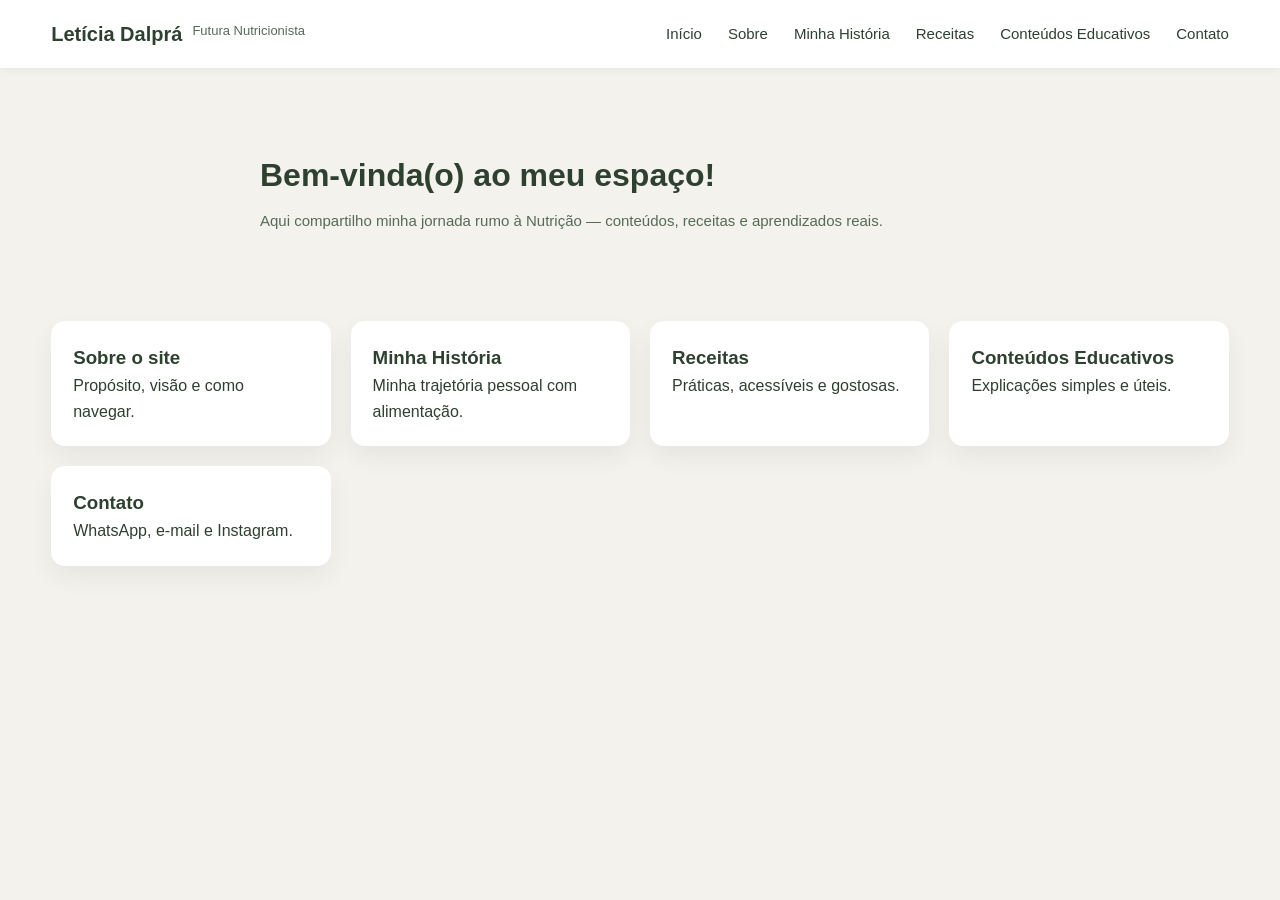
<file: index.html>
<!DOCTYPE html>
<html lang="pt-BR">
<head>
  <meta charset="UTF-8">
  <meta name="viewport" content="width=device-width, initial-scale=1.0">
  <title>Letícia Dalprá — Futura Nutricionista</title>
  <link rel="stylesheet" href="style.css">
</head>

<body>
<header class="site-header">
  <div class="container header-inner">
    <div class="brand">
      <h1>Letícia Dalprá</h1>
      <div class="micro">Futura Nutricionista</div>
    </div>

    <nav class="main-nav">
      <ul>
        <li><a href="index.html">Início</a></li>
        <li><a href="sobre.html">Sobre</a></li>
        <li><a href="historia.html">Minha História</a></li>
        <li><a href="receitas.html">Receitas</a></li>
        <li><a href="conteudos.html">Conteúdos Educativos</a></li>
        <li><a href="contato.html">Contato</a></li>
      </ul>
    </nav>
  </div>
</header>

<section class="hero-pro">
  <div class="container hero-pro-inner single-col fade-in">
      <h1 class="hero-pro-nome">Bem-vinda(o) ao meu espaço!</h1>
      <p class="hero-pro-desc">
        Aqui compartilho minha jornada rumo à Nutrição — conteúdos, receitas e aprendizados reais.
      </p>
  </div>
</section>

<section class="index-cards container">
  <div class="index-cards-grid">

    <a href="sobre.html" class="index-card">
      <h3>Sobre o site</h3>
      <p>Propósito, visão e como navegar.</p>
    </a>

    <a href="historia.html" class="index-card">
      <h3>Minha História</h3>
      <p>Minha trajetória pessoal com alimentação.</p>
    </a>

    <a href="receitas.html" class="index-card">
      <h3>Receitas</h3>
      <p>Práticas, acessíveis e gostosas.</p>
    </a>

    <a href="conteudos.html" class="index-card">
      <h3>Conteúdos Educativos</h3>
      <p>Explicações simples e úteis.</p>
    </a>

    <a href="contato.html" class="index-card">
      <h3>Contato</h3>
      <p>WhatsApp, e-mail e Instagram.</p>
    </a>

  </div>
</section>

</body>
</html>
</file>
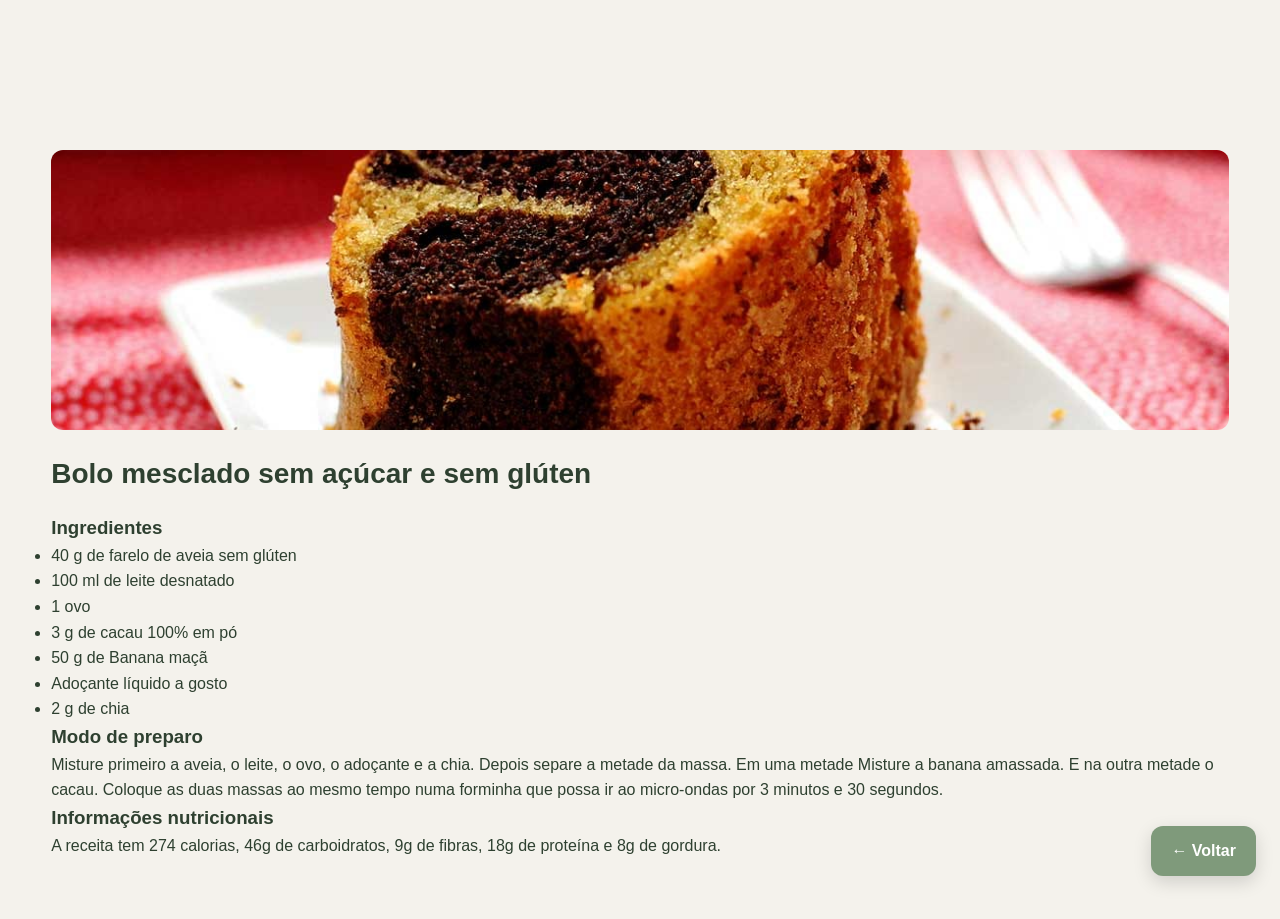
<file: bolo-mesclado.html>
<!doctype html>
<html lang="pt-BR">
<head>
  <meta charset="UTF-8"><meta name="viewport" content="width=device-width, initial-scale=1.0">
  <title>Bolo Mesclado - Receita</title>
  <link rel="stylesheet" href="style.css">
</head>
<body>
<section class="receita-page">
  <div class="container receita-inner">
    <img class="receita-foto fade-in" src="bolo.jpeg" alt="Bolo mesclado sem açúcar e sem glúten">
    <h2 class="receita-title">Bolo mesclado sem açúcar e sem glúten</h2>
    <h3>Ingredientes</h3>
    <ul>
      <li>40 g de farelo de aveia sem glúten</li><li>100 ml de leite desnatado</li>
      <li>1 ovo</li><li>3 g de cacau 100% em pó</li><li>50 g de Banana maçã</li>
      <li>Adoçante líquido a gosto</li><li>2 g de chia</li>
    </ul>
    <h3>Modo de preparo</h3>
    <p>Misture primeiro a aveia, o leite, o ovo, o adoçante e a chia.

Depois separe a metade da massa.

Em uma metade Misture a banana amassada. E na outra metade o cacau.

Coloque as duas massas ao mesmo tempo numa forminha que possa ir ao micro-ondas por 3 minutos e 30 segundos.</p>
     </ul>
     <h3>Informações nutricionais</h3>
     <p> A receita tem 274 calorias, 46g de carboidratos, 9g de fibras, 18g de proteína e 8g de gordura.</p>
    <a href="receitas.html" class="btn-voltar">← Voltar</a>
  </div>
</section>
<script>
  if(localStorage.getItem('darkMode') === 'true'){ document.documentElement.classList.add('dark'); }
</script>
</body>

</html>
</file>
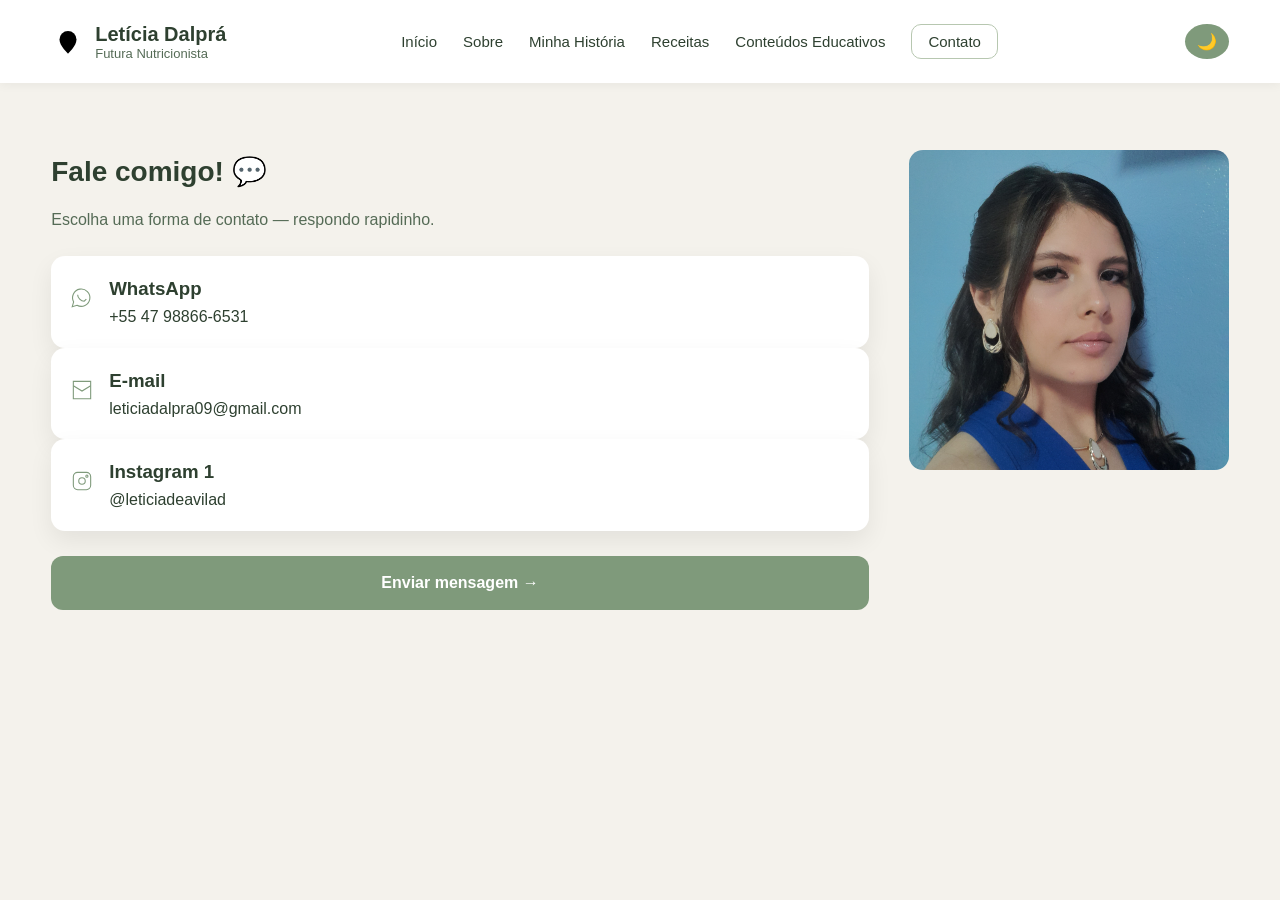
<file: contato.html>
<!doctype html>
<html lang="pt-BR">
<head>
  <meta charset="UTF-8"><meta name="viewport" content="width=device-width, initial-scale=1.0">
  <title>Contato — Letícia Dalprá</title>
  <link rel="stylesheet" href="style.css">
</head>
<body>

<header class="site-header">
  <div class="container header-inner">
    <div class="brand">
      <svg viewBox="0 0 24 24" width="34" height="34"><path d="M12 21s-6-5.5-6-10a6 6 0 0 1 12 0c0 4.5-6 10-6 10z"/></svg>
      <div><h1>Letícia Dalprá</h1><p class="micro">Futura Nutricionista</p></div>
    </div>
    <nav class="main-nav">
      <ul>
        <li><a href="index.html">Início</a></li><li><a href="sobre.html">Sobre</a></li>
        <li><a href="historia.html">Minha História</a></li><li><a href="receitas.html">Receitas</a></li>
        <li><a href="conteudos.html">Conteúdos Educativos</a></li><li><a href="contato.html" class="btn-ghost">Contato</a></li>
      </ul>
    </nav>
    <button id="darkToggle" class="dark-toggle" aria-label="Alternar modo escuro">🌙</button>
  </div>
</header>

<section class="contato-pro">
  <div class="container contato-inner">
    <div class="contato-cards">
      <h2 class="contato-title">Fale comigo! 💬</h2>
      <p class="contato-sub">Escolha uma forma de contato — respondo rapidinho.</p>

      <a href="https://wa.me/554788666531" target="_blank" class="card-click">
        <div class="icon">
          <svg width="26" height="26" viewBox="0 0 24 24" fill="none" stroke="currentColor">
            <path d="M3 20l1.3-4.4a8 8 0 1 1 3.1 3.1L3 20z"/><path d="M8 9c0 3 3 6 6 6l2-2"/>
          </svg>
        </div>
        <div><h3>WhatsApp</h3><p>+55 47 98866-6531</p></div>
      </a>

      <a href="mailto:leticiadalpra09@gmail.com" class="card-click">
        <div class="icon">
          <svg width="26" height="26" viewBox="0 0 24 24" fill="none" stroke="currentColor">
            <path d="M4 4h16v16H4z"/><path d="M4 8l8 5 8-5"/>
          </svg>
        </div>
        <div><h3>E-mail</h3><p>leticiadalpra09@gmail.com</p></div>
      </a>

      <a href="https://instagram.com/leticiadeavilad" target="_blank" class="card-click">
        <div class="icon">
          <svg width="26" height="26" viewBox="0 0 24 24" fill="none" stroke="currentColor">
            <rect x="4" y="4" width="16" height="16" rx="4"/><circle cx="12" cy="12" r="3"/><circle cx="16.5" cy="7.5" r="1"/>
          </svg>
        </div>
        <div><h3>Instagram 1</h3><p>@leticiadeavilad</p></div>
      </a>

      <a href="https://wa.me/554788666531" target="_blank" class="btn-fale">Enviar mensagem →</a>
    </div>

    <div class="contato-foto fade-in"><img src="eu.jpeg" alt="Foto de Letícia"></div>
  </div>
</section>

<script>
  const toggle = document.getElementById('darkToggle');
  if(localStorage.getItem('darkMode') === 'true'){ document.documentElement.classList.add('dark'); }
  toggle.addEventListener('click', () => {
    document.documentElement.classList.toggle('dark');
    localStorage.setItem('darkMode', document.documentElement.classList.contains('dark'));
  });
</script>
</body>

</html>
</file>
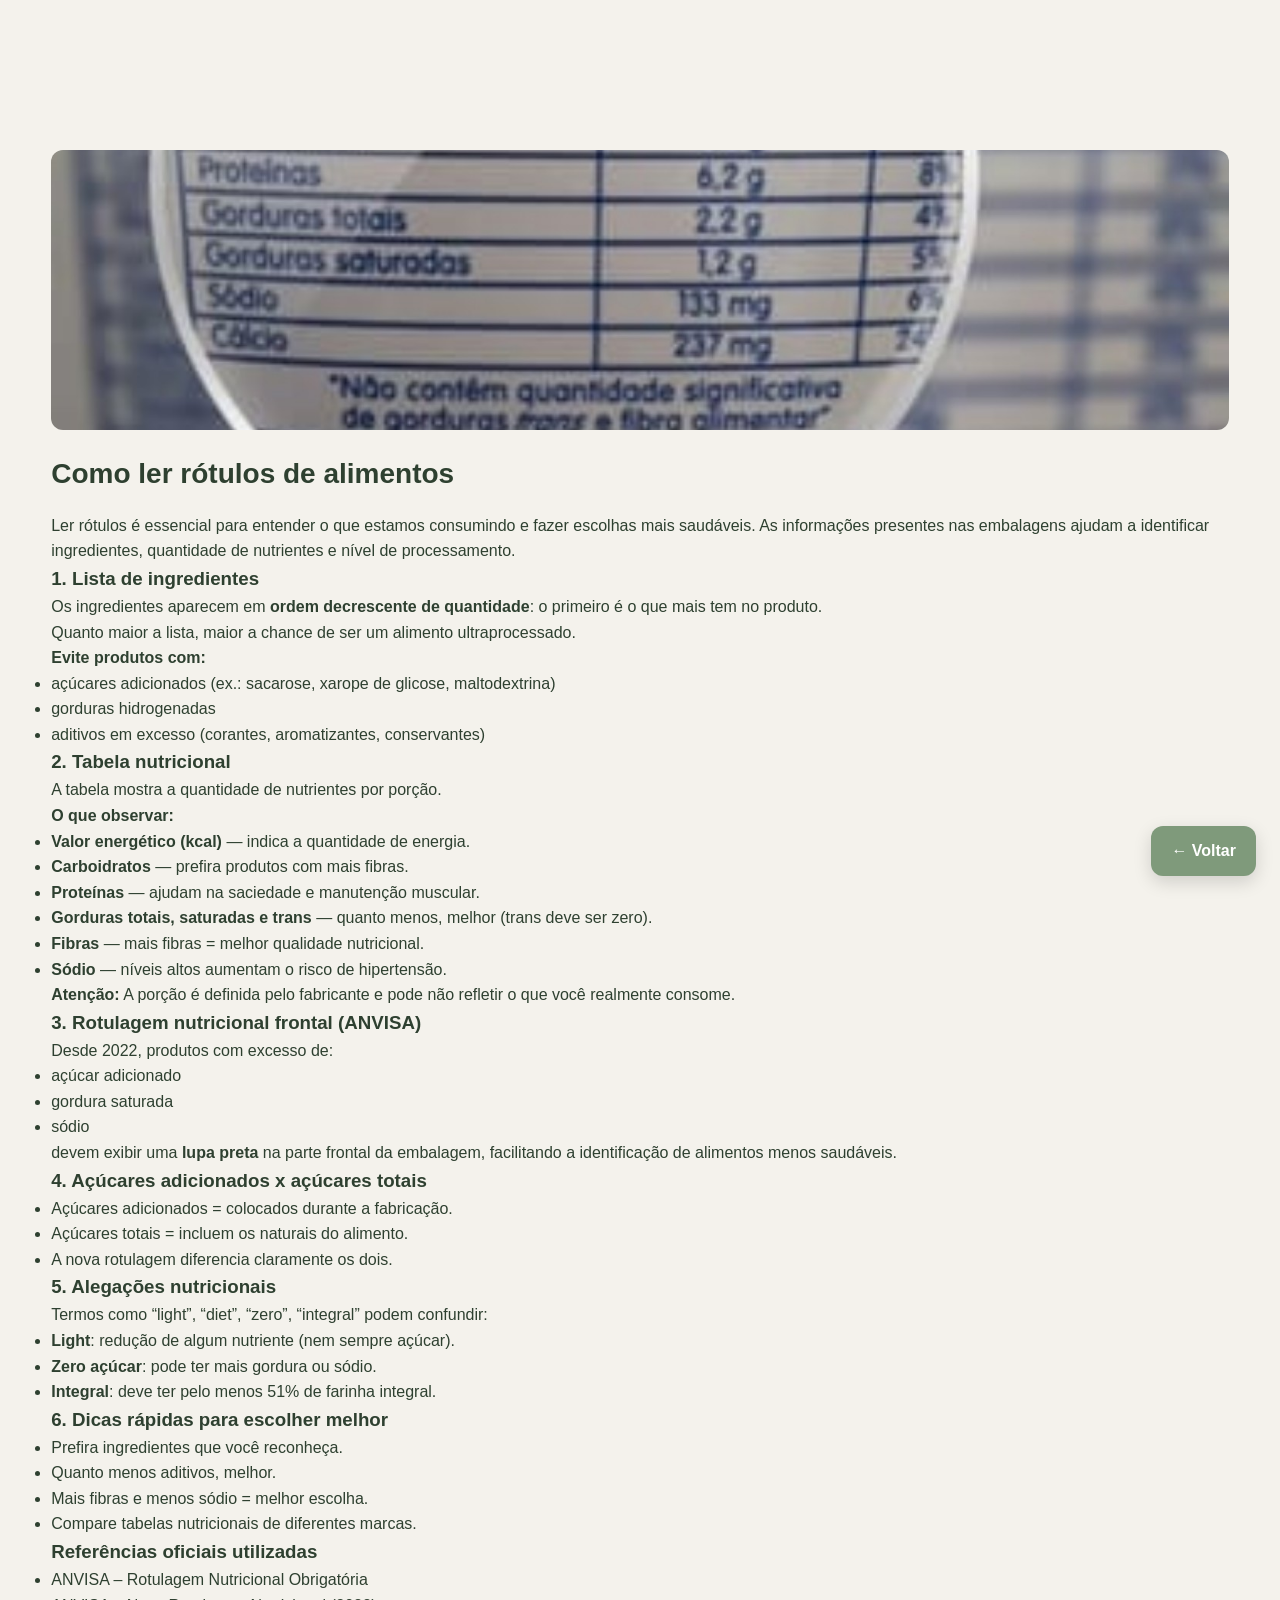
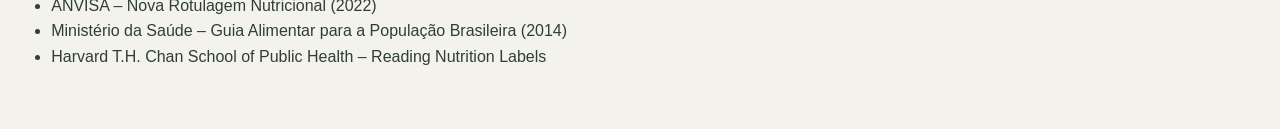
<file: conteudo4.html>
<!doctype html>
<html lang="pt-BR">
<head>
  <meta charset="UTF-8">
  <meta name="viewport" content="width=device-width, initial-scale=1.0">
  <title>Como ler rótulos de alimentos</title>
  <link rel="stylesheet" href="style.css">
</head>

<body>

<section class="receita-page">
  <div class="container receita-inner">

    <!-- FOTO -->
    <img class="receita-foto fade-in" src="conteudo4.jpeg" alt="Como ler rótulos de alimentos">

    <h2 class="receita-title">Como ler rótulos de alimentos</h2>

    <p>Ler rótulos é essencial para entender o que estamos consumindo e fazer escolhas mais saudáveis. As informações presentes nas embalagens ajudam a identificar ingredientes, quantidade de nutrientes e nível de processamento.</p>

    <h3>1. Lista de ingredientes</h3>

    <p>Os ingredientes aparecem em <strong>ordem decrescente de quantidade</strong>: o primeiro é o que mais tem no produto.</p>
    <p>Quanto maior a lista, maior a chance de ser um alimento ultraprocessado.</p>

    <p><strong>Evite produtos com:</strong></p>
    <ul>
      <li>açúcares adicionados (ex.: sacarose, xarope de glicose, maltodextrina)</li>
      <li>gorduras hidrogenadas</li>
      <li>aditivos em excesso (corantes, aromatizantes, conservantes)</li>
    </ul>

    <h3>2. Tabela nutricional</h3>

    <p>A tabela mostra a quantidade de nutrientes por porção.</p>

    <h4>O que observar:</h4>
    <ul>
      <li><strong>Valor energético (kcal)</strong> — indica a quantidade de energia.</li>
      <li><strong>Carboidratos</strong> — prefira produtos com mais fibras.</li>
      <li><strong>Proteínas</strong> — ajudam na saciedade e manutenção muscular.</li>
      <li><strong>Gorduras totais, saturadas e trans</strong> — quanto menos, melhor (trans deve ser zero).</li>
      <li><strong>Fibras</strong> — mais fibras = melhor qualidade nutricional.</li>
      <li><strong>Sódio</strong> — níveis altos aumentam o risco de hipertensão.</li>
    </ul>

    <p><strong>Atenção:</strong> A porção é definida pelo fabricante e pode não refletir o que você realmente consome.</p>

    <h3>3. Rotulagem nutricional frontal (ANVISA)</h3>

    <p>Desde 2022, produtos com excesso de:</p>
    <ul>
      <li>açúcar adicionado</li>
      <li>gordura saturada</li>
      <li>sódio</li>
    </ul>

    <p>devem exibir uma <strong>lupa preta</strong> na parte frontal da embalagem, facilitando a identificação de alimentos menos saudáveis.</p>

    <h3>4. Açúcares adicionados x açúcares totais</h3>
    <ul>
      <li>Açúcares adicionados = colocados durante a fabricação.</li>
      <li>Açúcares totais = incluem os naturais do alimento.</li>
      <li>A nova rotulagem diferencia claramente os dois.</li>
    </ul>

    <h3>5. Alegações nutricionais</h3>

    <p>Termos como “light”, “diet”, “zero”, “integral” podem confundir:</p>

    <ul>
      <li><strong>Light</strong>: redução de algum nutriente (nem sempre açúcar).</li>
      <li><strong>Zero açúcar</strong>: pode ter mais gordura ou sódio.</li>
      <li><strong>Integral</strong>: deve ter pelo menos 51% de farinha integral.</li>
    </ul>

    <h3>6. Dicas rápidas para escolher melhor</h3>

    <ul>
      <li>Prefira ingredientes que você reconheça.</li>
      <li>Quanto menos aditivos, melhor.</li>
      <li>Mais fibras e menos sódio = melhor escolha.</li>
      <li>Compare tabelas nutricionais de diferentes marcas.</li>
    </ul>

    <h3>Referências oficiais utilizadas</h3>

    <ul>
      <li>ANVISA – Rotulagem Nutricional Obrigatória</li>
      <li>ANVISA – Nova Rotulagem Nutricional (2022)</li>
      <li>Ministério da Saúde – Guia Alimentar para a População Brasileira (2014)</li>
      <li>Harvard T.H. Chan School of Public Health – Reading Nutrition Labels</li>
    </ul>

    <a href="conteudos.html" class="btn-voltar">← Voltar</a>
  </div>
</section>

<script>
  if(localStorage.getItem('darkMode') === 'true'){
    document.documentElement.classList.add('dark');
  }
</script>

</body>
</html>

</body>
</html>
</file>
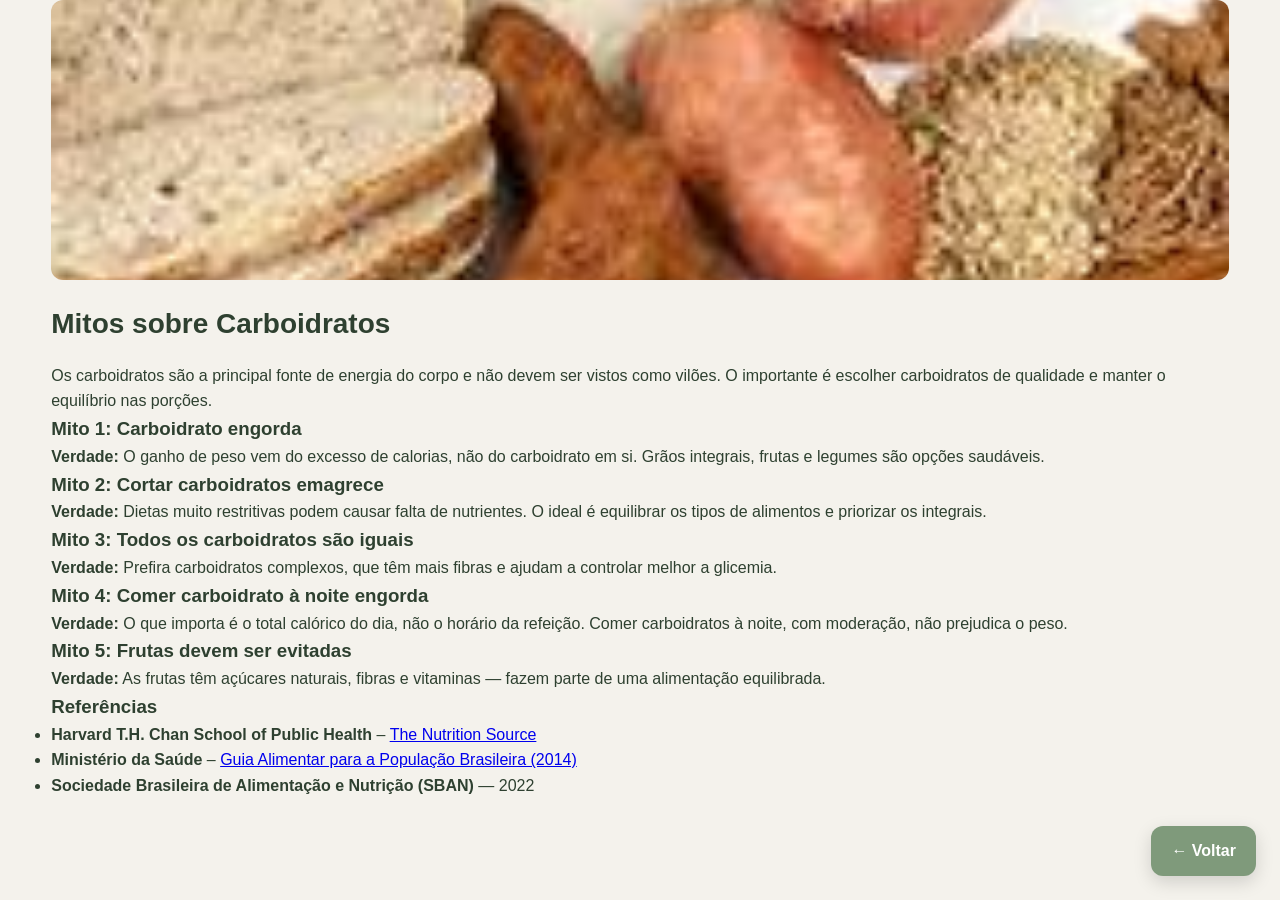
<file: conteudo5.html>
<!DOCTYPE html>
<html lang="pt-BR">
<head>
  <meta charset="UTF-8" />
  <meta name="viewport" content="width=device-width, initial-scale=1.0" />
  <title>Mitos sobre Carboidratos — Letícia Dalprá</title>
  <link rel="stylesheet" href="style.css" />
</head>

<body>

  <main class="conteudo-page container fade-in">
    <img class="receita-foto fade-in" src="conteudo5.jpeg" alt="Mitos sobre carboidratos">

    <h2 class="receita-title">Mitos sobre Carboidratos</h2>

    <p>Os carboidratos são a principal fonte de energia do corpo e não devem ser vistos como vilões. O importante é escolher carboidratos de qualidade e manter o equilíbrio nas porções.</p>

    <h3>Mito 1: Carboidrato engorda</h3>
    <p><strong>Verdade:</strong> O ganho de peso vem do excesso de calorias, não do carboidrato em si. Grãos integrais, frutas e legumes são opções saudáveis.</p>

    <h3>Mito 2: Cortar carboidratos emagrece</h3>
    <p><strong>Verdade:</strong> Dietas muito restritivas podem causar falta de nutrientes. O ideal é equilibrar os tipos de alimentos e priorizar os integrais.</p>

    <h3>Mito 3: Todos os carboidratos são iguais</h3>
    <p><strong>Verdade:</strong> Prefira carboidratos complexos, que têm mais fibras e ajudam a controlar melhor a glicemia.</p>

    <h3>Mito 4: Comer carboidrato à noite engorda</h3>
    <p><strong>Verdade:</strong> O que importa é o total calórico do dia, não o horário da refeição. Comer carboidratos à noite, com moderação, não prejudica o peso.</p>

    <h3>Mito 5: Frutas devem ser evitadas</h3>
    <p><strong>Verdade:</strong> As frutas têm açúcares naturais, fibras e vitaminas — fazem parte de uma alimentação equilibrada.</p>

    <h3>Referências</h3>
    <ul>
      <li>
        <strong>Harvard T.H. Chan School of Public Health</strong> – 
        <a href="https://www.hsph.harvard.edu/nutritionsource/" target="_blank">
          The Nutrition Source
        </a>
      </li>
      <li>
        <strong>Ministério da Saúde</strong> – 
        <a href="https://bvsms.saude.gov.br/bvs/publicacoes/guia_alimentar_populacao_brasileira_2ed.pdf" target="_blank">
          Guia Alimentar para a População Brasileira (2014)
        </a>
      </li>
      <li>
        <strong>Sociedade Brasileira de Alimentação e Nutrição (SBAN)</strong> — 2022
      </li>
    </ul>

    <a href="conteudos.html" class="btn-voltar">← Voltar</a>
  </main>

</body>
</html>
</file>
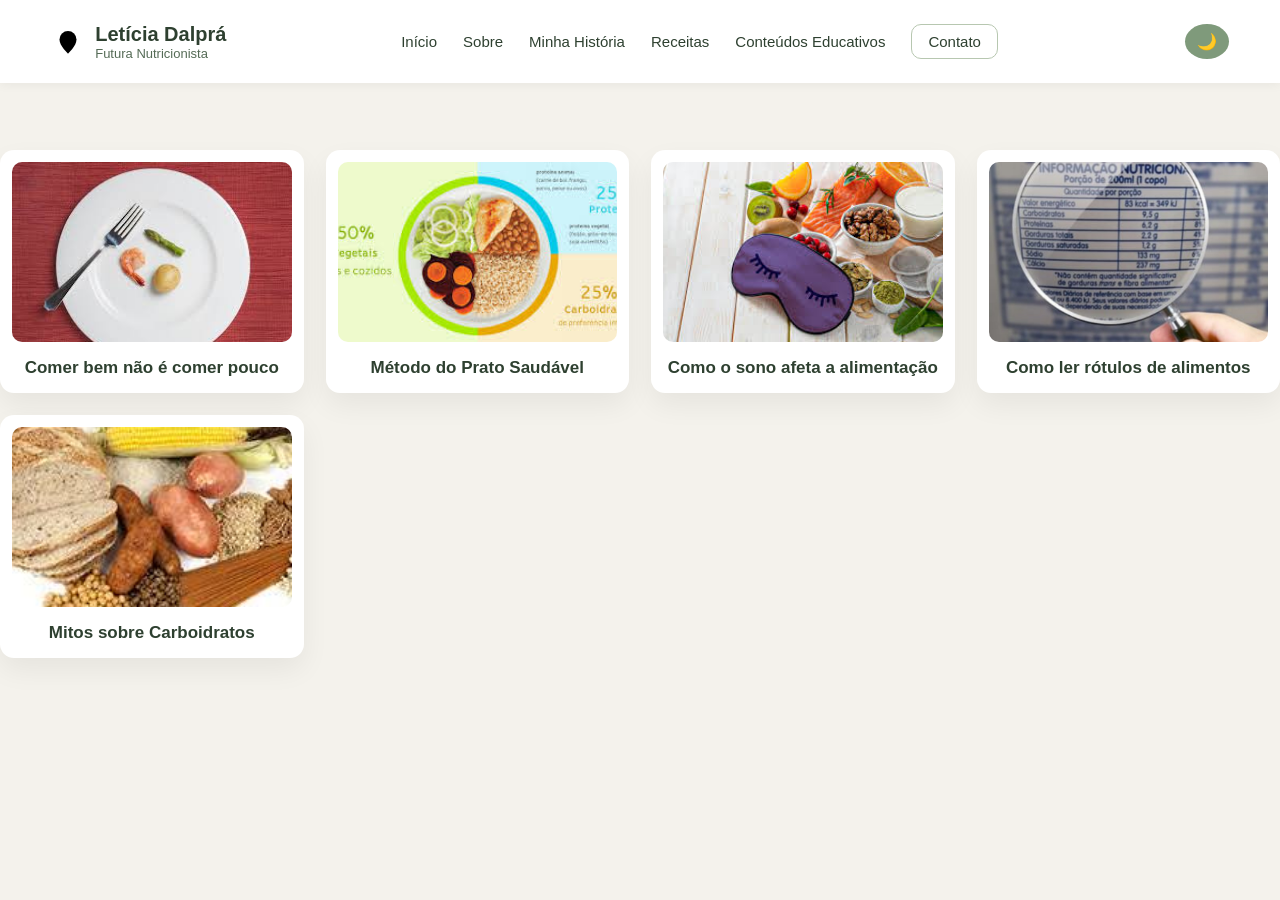
<file: conteudos.html>
<!doctype html>
<html lang="pt-BR">
<head>
  <meta charset="UTF-8"><meta name="viewport" content="width=device-width, initial-scale=1.0">
  <title>Conteúdos Educativos — Letícia Dalprá</title>
  <link rel="stylesheet" href="style.css">
</head>
<body>

<header class="site-header">
  <div class="container header-inner">
    <div class="brand">
      <svg viewBox="0 0 24 24" width="34" height="34"><path d="M12 21s-6-5.5-6-10a6 6 0 0 1 12 0c0 4.5-6 10-6 10z"/></svg>
      <div><h1>Letícia Dalprá</h1><p class="micro">Futura Nutricionista</p></div>
    </div>
    <nav class="main-nav">
      <ul>
        <li><a href="index.html">Início</a></li><li><a href="sobre.html">Sobre</a></li>
        <li><a href="historia.html">Minha História</a></li><li><a href="receitas.html">Receitas</a></li>
        <li><a href="conteudos.html">Conteúdos Educativos</a></li><li><a href="contato.html" class="btn-ghost">Contato</a></li>
      </ul>
    </nav>
    <button id="darkToggle" class="dark-toggle" aria-label="Alternar modo escuro">🌙</button>
  </div>
</header>

<section class="receitas-section">
  <div class="receitas-grid">
  <a href="conteudo1.html" class="receita-card slide-up">
    <img src="conteudo1.jpeg" alt="">
    <h3>Comer bem não é comer pouco</h3>
  </a>

  <a href="conteudo2.html" class="receita-card slide-up">
    <img src="conteudo2.jpeg" alt="">
    <h3>Método do Prato Saudável</h3>
  </a>

  <a href="conteudo3.html" class="receita-card slide-up">
    <img src="conteudo3.jpeg" alt="">
    <h3>Como o sono afeta a alimentação</h3>
  </a>
    <a href="conteudo4.html" class="receita-card slide-up">
  <img src="conteudo4.jpeg" alt="Como ler rótulos de alimentos">
  <h3>Como ler rótulos de alimentos</h3>
</a>
<a href="conteudo5.html" class="receita-card slide-up">
  <img src="conteudo5.jpeg" alt="Mitos sobre carboidratos">
  <h3>Mitos sobre Carboidratos</h3>
</a>
</div>
</section>

<script>
  const toggle = document.getElementById('darkToggle');
  if(localStorage.getItem('darkMode') === 'true'){ document.documentElement.classList.add('dark'); }
  toggle.addEventListener('click', () => {
    document.documentElement.classList.toggle('dark');
    localStorage.setItem('darkMode', document.documentElement.classList.contains('dark'));
  });
</script>
</body>

</html>
</file>
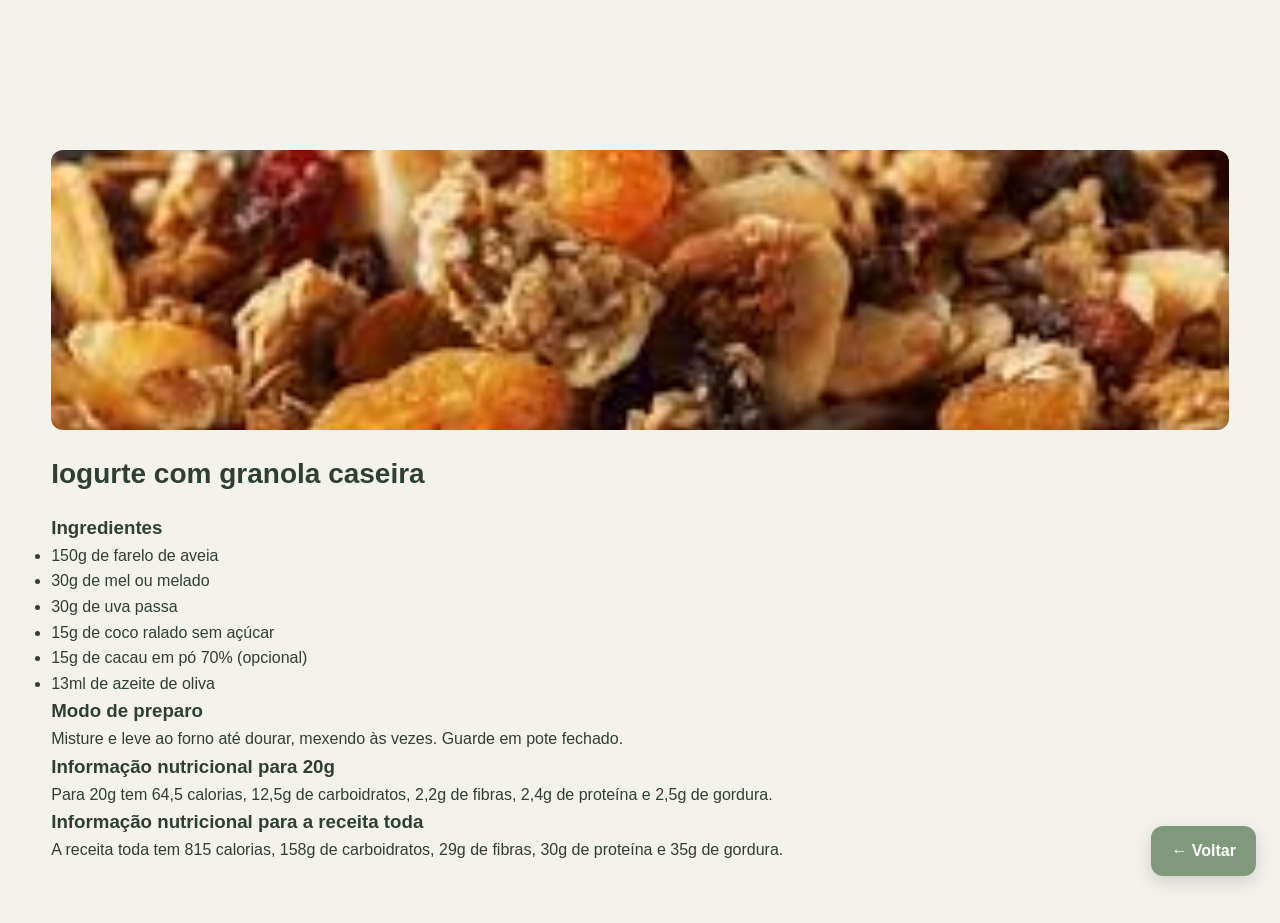
<file: granola.html>
<!doctype html>
<html lang="pt-BR">
<head>
  <meta charset="UTF-8"><meta name="viewport" content="width=device-width, initial-scale=1.0">
  <title>Granola Caseira — Receita</title>
  <link rel="stylesheet" href="style.css">
</head>
<body>
<section class="receita-page">
  <div class="container receita-inner">
   <img class="receita-foto fade-in" src="granola.jpeg" alt="">
    <h2 class="receita-title">Iogurte com granola caseira</h2>
    <h3>Ingredientes</h3>
    <ul><li>150g de farelo de aveia</li><li>30g de mel ou melado</li><li>30g de uva passa</li><li>15g de coco ralado sem açúcar</li><li>15g de cacau em pó 70% (opcional)</li><li>13ml de azeite de oliva</li></ul>
    <h3>Modo de preparo</h3>
    <p>Misture e leve ao forno até dourar, mexendo às vezes. Guarde em pote fechado.</p>
      </ul>
     <h3>Informação nutricional para 20g</h3>
     <p> Para 20g tem 64,5 calorias, 12,5g de carboidratos, 2,2g de fibras, 2,4g de proteína e 2,5g de gordura.</p>
     <h3>Informação nutricional para a receita toda</h3>
     <p> A receita toda tem 815 calorias, 158g de carboidratos, 29g de fibras, 30g de proteína e 35g de gordura.</p>
    <a href="receitas.html" class="btn-voltar">← Voltar</a>
  </div>
</section>
<script>
  if(localStorage.getItem('darkMode') === 'true'){ document.documentElement.classList.add('dark'); }
</script>
</body>

</html>
</file>
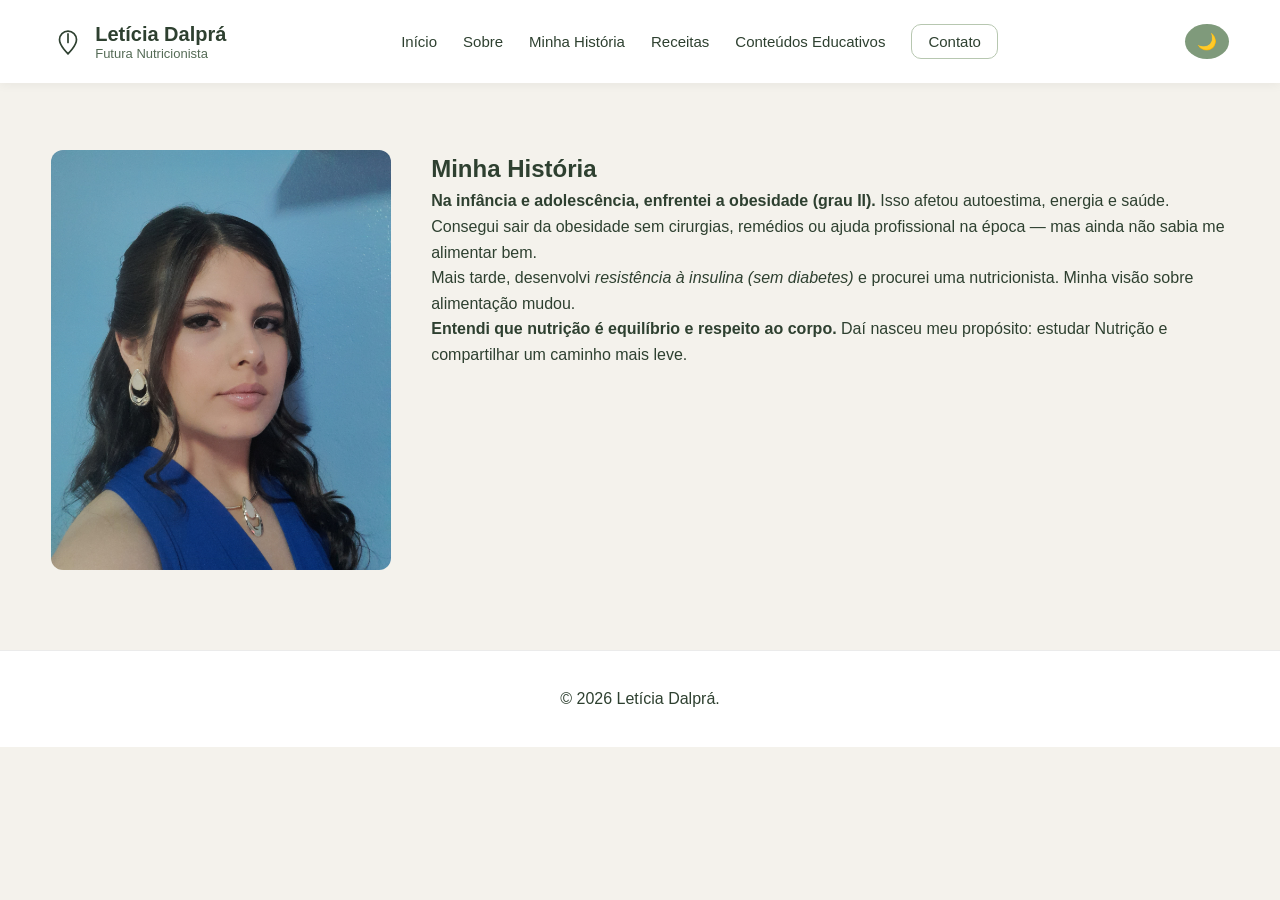
<file: historia.html>
<!doctype html>
<html lang="pt-BR">
<head>
  <meta charset="utf-8"/><meta name="viewport" content="width=device-width, initial-scale=1"/>
  <title>Minha História — Letícia Dalprá</title>
  <link rel="stylesheet" href="style.css">
</head>
<body>

<header class="site-header">
  <div class="container header-inner">
    <div class="brand">
      <svg viewBox="0 0 24 24" width="34" height="34" fill="none" stroke="currentColor" stroke-width="1.2">
        <path d="M12 21s-6-5.5-6-10a6 6 0 0 1 12 0c0 4.5-6 10-6 10z"/><path d="M12 7v6" stroke-linecap="round"/>
      </svg>
      <div><h1>Letícia Dalprá</h1><p class="micro">Futura Nutricionista</p></div>
    </div>
    <nav class="main-nav">
      <ul>
        <li><a href="index.html">Início</a></li><li><a href="sobre.html">Sobre</a></li>
        <li><a href="historia.html">Minha História</a></li><li><a href="receitas.html">Receitas</a></li>
        <li><a href="conteudos.html">Conteúdos Educativos</a></li><li><a href="contato.html" class="btn-ghost">Contato</a></li>
      </ul>
    </nav>
    <button id="darkToggle" class="dark-toggle" aria-label="Alternar modo escuro">🌙</button>
  </div>
</header>

<section class="historia-pro">
  <div class="container historia-pro-inner">
    <div class="historia-pro-foto fade-in"><img src="eu.jpeg" alt="Foto de Letícia Dalprá"></div>
    <div class="historia-pro-texto slide-up">
      <h2 class="section-title">Minha História</h2>
      <p><strong>Na infância e adolescência, enfrentei a obesidade (grau II).</strong> Isso afetou autoestima, energia e saúde.</p>
      <p>Consegui sair da obesidade sem cirurgias, remédios ou ajuda profissional na época — mas ainda não sabia me alimentar bem.</p>
      <p>Mais tarde, desenvolvi <em>resistência à insulina (sem diabetes)</em> e procurei uma nutricionista. Minha visão sobre alimentação mudou.</p>
      <p><strong>Entendi que nutrição é equilíbrio e respeito ao corpo.</strong> Daí nasceu meu propósito: estudar Nutrição e compartilhar um caminho mais leve.</p>
    </div>
  </div>
</section>

<footer class="site-footer"><div class="container"><p>© <span id="year"></span> Letícia Dalprá.</p></div></footer>

<script>
  document.getElementById('year').textContent = new Date().getFullYear();
  const toggle = document.getElementById('darkToggle');
  if(localStorage.getItem('darkMode') === 'true'){ document.documentElement.classList.add('dark'); }
  toggle.addEventListener('click', () => {
    document.documentElement.classList.toggle('dark');
    localStorage.setItem('darkMode', document.documentElement.classList.contains('dark'));
  });
</script>
</body>
</html>
</file>
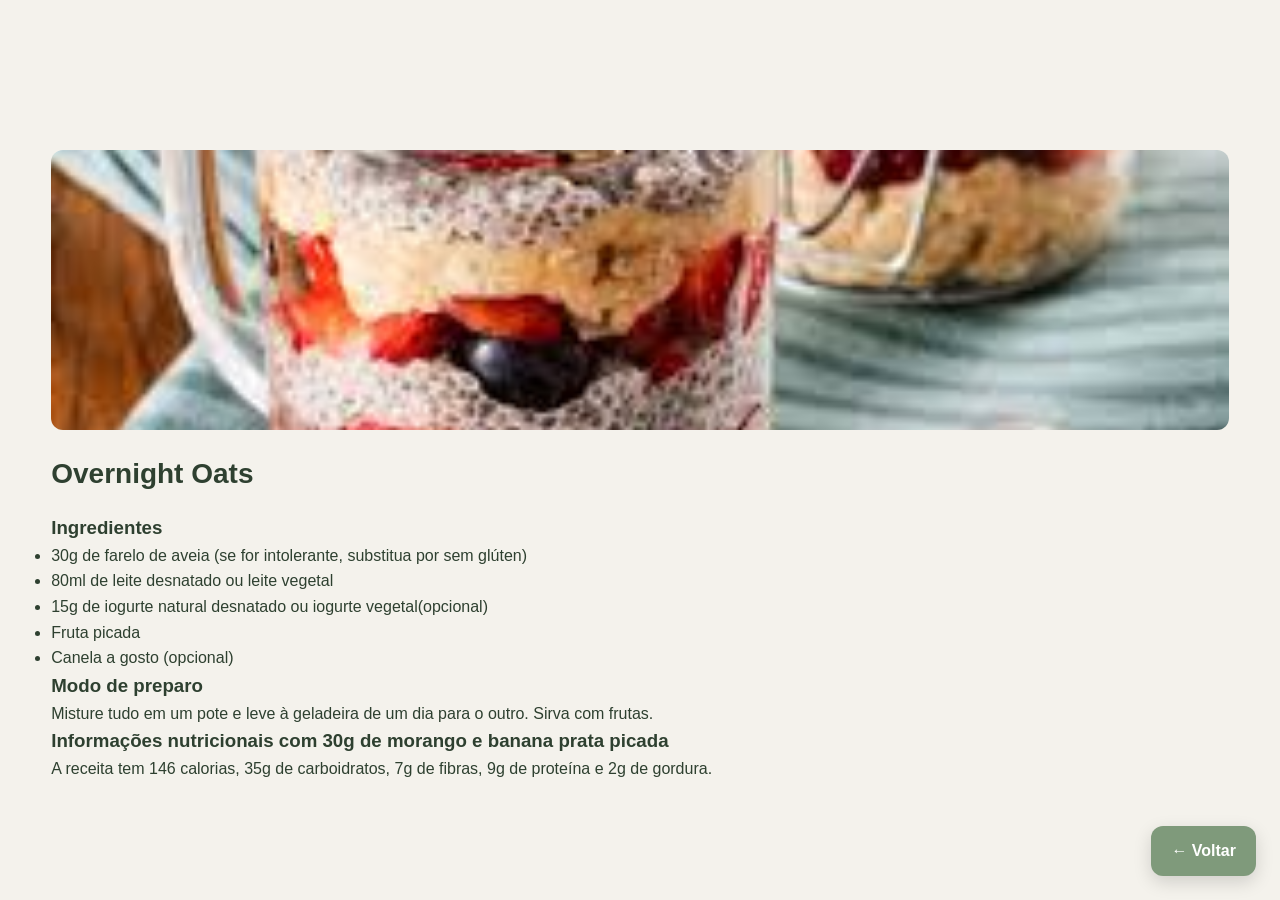
<file: overnight.html>
<!doctype html>
<html lang="pt-BR">
<head>
  <meta charset="UTF-8"><meta name="viewport" content="width=device-width, initial-scale=1.0">
  <title>Overnight Oats — Receita</title>
  <link rel="stylesheet" href="style.css">
</head>
<body>
<section class="receita-page">
  <div class="container receita-inner">
    <img class="receita-foto fade-in" src="overnight.jpeg" alt="">
    <h2 class="receita-title">Overnight Oats</h2>
    <h3>Ingredientes</h3>
    <ul>
      <li>30g de farelo de aveia (se for intolerante, substitua por sem glúten)</li><li>80ml de leite desnatado ou leite vegetal</li>
      <li>15g de iogurte natural desnatado ou iogurte vegetal(opcional)</li><li>Fruta picada</li><li>Canela a gosto (opcional)</li>
    </ul>
    <h3>Modo de preparo</h3>
    <p>Misture tudo em um pote e leve à geladeira de um dia para o outro. Sirva com frutas.</p>
     </ul>
     <h3>Informações nutricionais com 30g de morango e banana prata picada</h3>
     <p> A receita tem 146 calorias, 35g de carboidratos, 7g de fibras, 9g de proteína e 2g de gordura.</p>
    <a href="receitas.html" class="btn-voltar">← Voltar</a>
  </div>
</section>
<script>
  if(localStorage.getItem('darkMode') === 'true'){ document.documentElement.classList.add('dark'); }
</script>
</body>

</html>
</file>
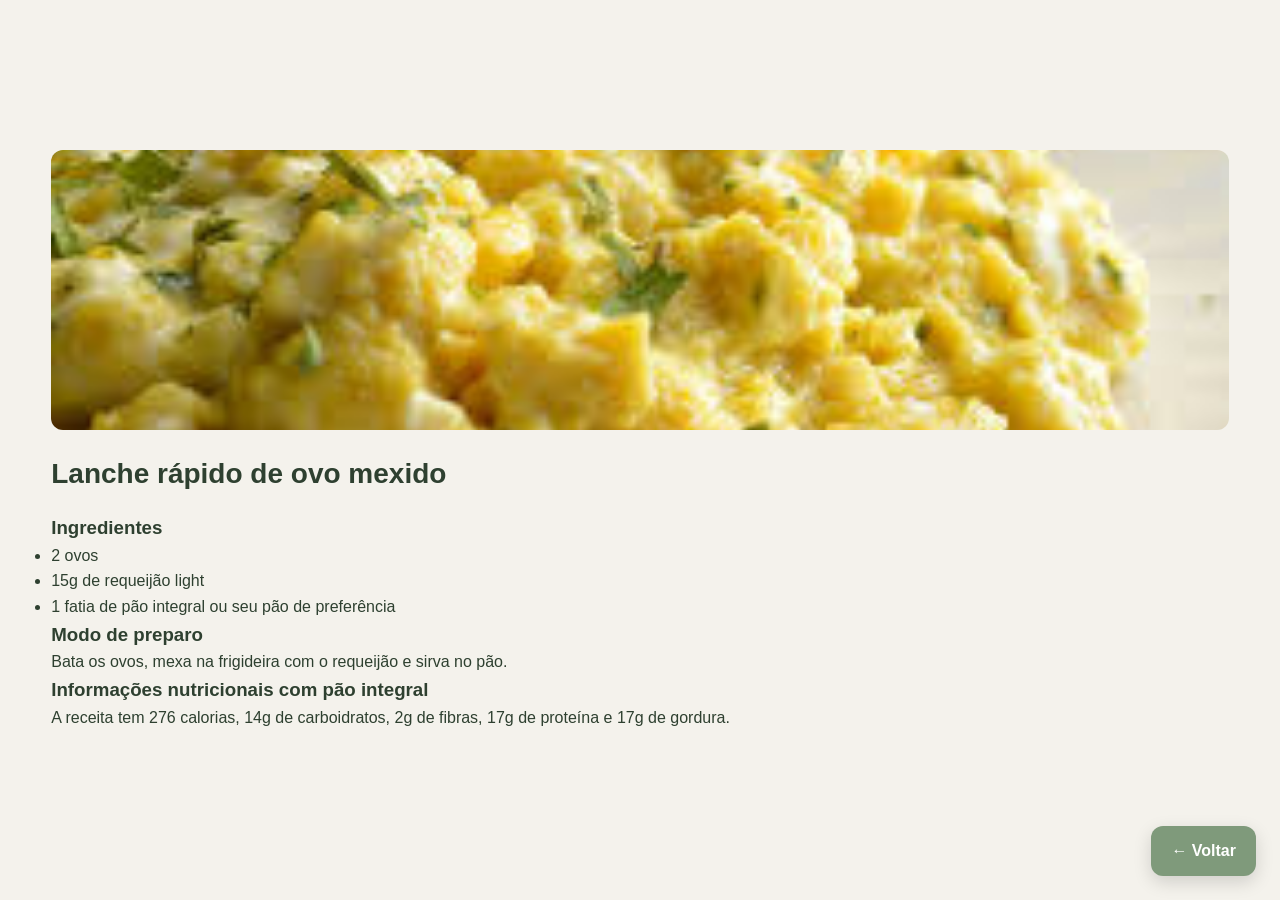
<file: ovo-mexido.html>
<!doctype html>
<html lang="pt-BR">
<head>
  <meta charset="UTF-8"><meta name="viewport" content="width=device-width, initial-scale=1.0">
  <title>Ovo Mexido — Receita</title>
  <link rel="stylesheet" href="style.css">
</head>
<body>
<section class="receita-page">
  <div class="container receita-inner">
    <img class="receita-foto fade-in" src="ovo-mexido.jpeg" alt="">
    <h2 class="receita-title">Lanche rápido de ovo mexido</h2>
    <h3>Ingredientes</h3>
    <ul><li>2 ovos</li><li>15g de requeijão light</li><li> 1 fatia de pão integral ou seu pão de preferência</li></ul>
    <h3>Modo de preparo</h3>
    <p>Bata os ovos, mexa na frigideira com o requeijão e sirva no pão.</p>
    </ul>
     <h3>Informações nutricionais com pão integral</h3>
     <p> A receita tem 276 calorias, 14g de carboidratos, 2g de fibras, 17g de proteína e 17g de gordura.</p>
    <a href="receitas.html" class="btn-voltar">← Voltar</a>
  </div>
</section>
<script>
  if(localStorage.getItem('darkMode') === 'true'){ document.documentElement.classList.add('dark'); }
</script>
</body>

</html>
</file>
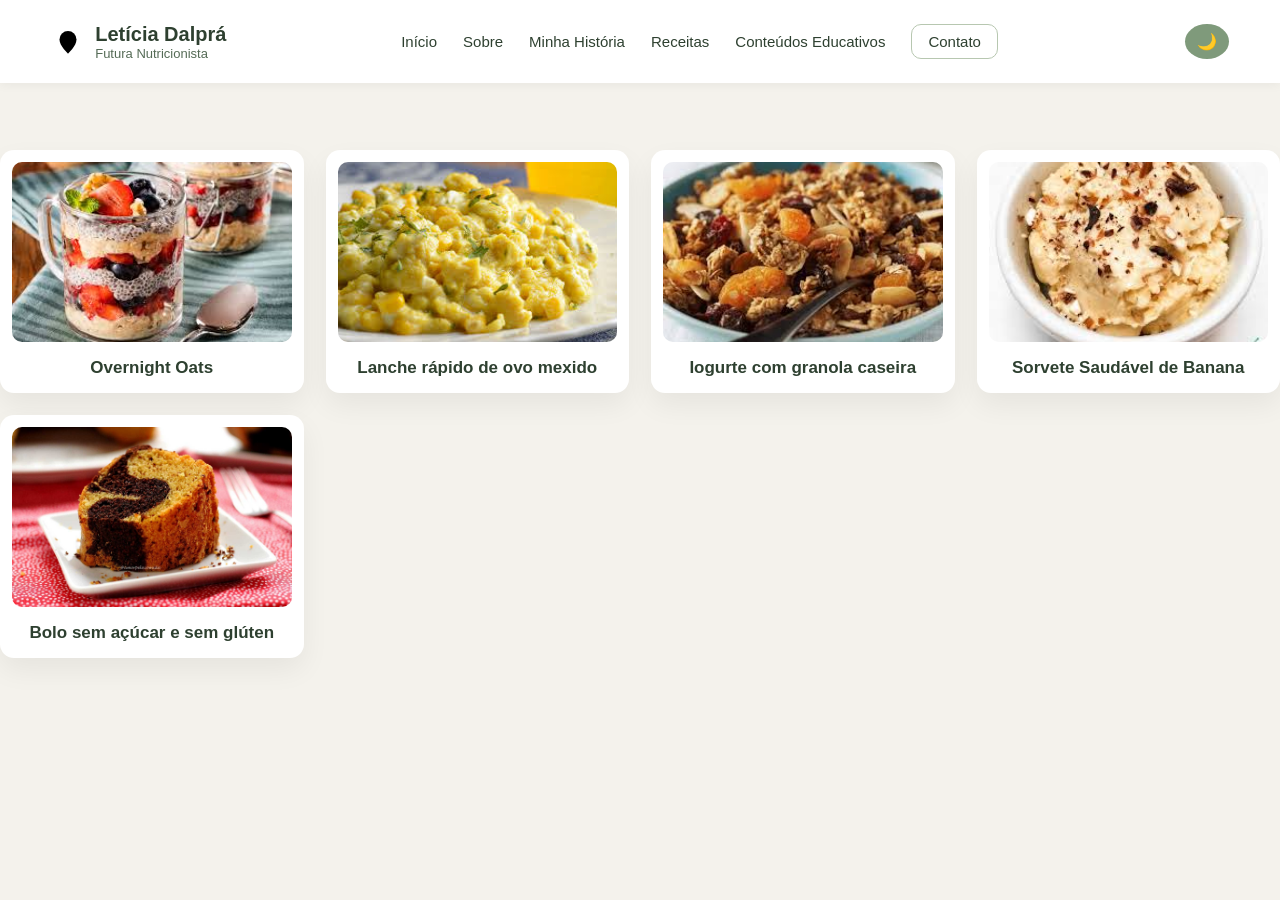
<file: receitas.html>
<!doctype html>
<html lang="pt-BR">
<head>
  <meta charset="UTF-8"><meta name="viewport" content="width=device-width, initial-scale=1.0">
  <title>Receitas — Letícia Dalprá</title>
  <link rel="stylesheet" href="style.css">
</head>
<body>

<header class="site-header">
  <div class="container header-inner">
    <div class="brand">
      <svg viewBox="0 0 24 24" width="34" height="34"><path d="M12 21s-6-5.5-6-10a6 6 0 0 1 12 0c0 4.5-6 10-6 10z"/></svg>
      <div><h1>Letícia Dalprá</h1><p class="micro">Futura Nutricionista</p></div>
    </div>
    <nav class="main-nav">
      <ul>
        <li><a href="index.html">Início</a></li><li><a href="sobre.html">Sobre</a></li>
        <li><a href="historia.html">Minha História</a></li><li><a href="receitas.html">Receitas</a></li>
        <li><a href="conteudos.html">Conteúdos Educativos</a></li><li><a href="contato.html" class="btn-ghost">Contato</a></li>
      </ul>
    </nav>
    <button id="darkToggle" class="dark-toggle" aria-label="Alternar modo escuro">🌙</button>
  </div>
</header>

<section class="receitas-section">
  <div class="receitas-grid">
  <a href="overnight.html" class="receita-card slide-up">
    <img src="overnight.jpeg" alt="Overnight oats">
    <h3>Overnight Oats</h3>
  </a>

  <a href="ovo-mexido.html" class="receita-card slide-up">
    <img src="ovo-mexido.jpeg" alt="Ovo mexido rápido">
    <h3>Lanche rápido de ovo mexido</h3>
  </a>

  <a href="granola.html" class="receita-card slide-up">
    <img src="granola.jpeg" alt="Granola caseira">
    <h3>Iogurte com granola caseira</h3>
  </a>
    
    <a href="sorvete.html" class="receita-card slide-up">
  <img src="sorvete.jpeg" alt="Sorvete saudável de banana">
  <h3>Sorvete Saudável de Banana</h3>
</a>

    <a href="bolo-mesclado.html" class="receita-card slide-up">
    <img src="bolo.jpeg" alt="Bolo mesclado sem açúcar">
    <h3>Bolo sem açúcar e sem glúten</h3>
  </a>
    
</div>
</section>

<script>
  const toggle = document.getElementById('darkToggle');
  if(localStorage.getItem('darkMode') === 'true'){ document.documentElement.classList.add('dark'); }
  toggle.addEventListener('click', () => {
    document.documentElement.classList.toggle('dark');
    localStorage.setItem('darkMode', document.documentElement.classList.contains('dark'));
  });
</script>
</body>
</html>
</file>
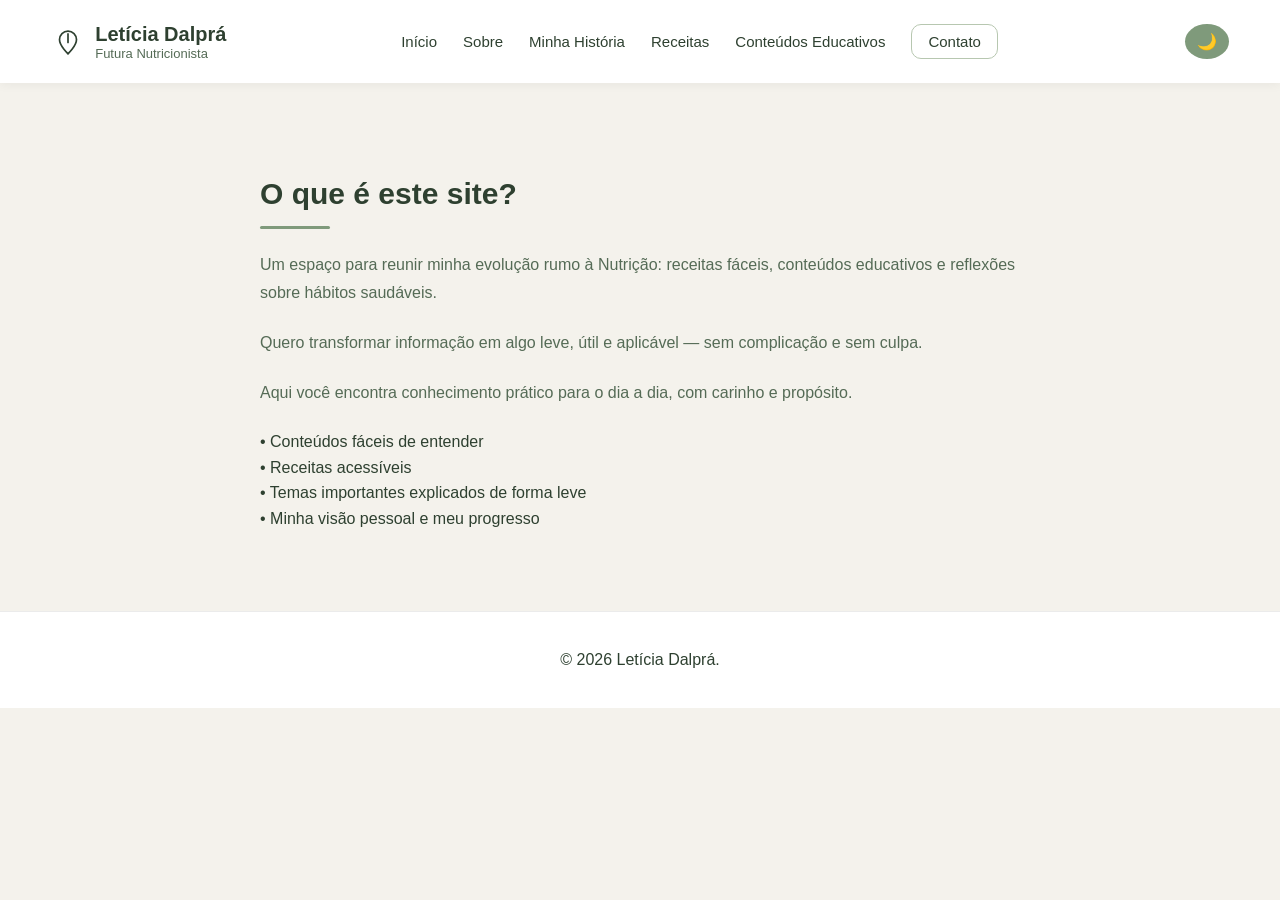
<file: sobre.html>
<!doctype html>
<html lang="pt-BR">
<head>
  <meta charset="utf-8"/><meta name="viewport" content="width=device-width, initial-scale=1"/>
  <title>Sobre o Site — Letícia Dalprá</title>
  <link rel="stylesheet" href="style.css">
</head>
<body>

<header class="site-header">
  <div class="container header-inner">
    <div class="brand">
      <svg viewBox="0 0 24 24" width="34" height="34" fill="none" stroke="currentColor" stroke-width="1.2">
        <path d="M12 21s-6-5.5-6-10a6 6 0 0 1 12 0c0 4.5-6 10-6 10z"/><path d="M12 7v6" stroke-linecap="round"/>
      </svg>
      <div><h1>Letícia Dalprá</h1><p class="micro">Futura Nutricionista</p></div>
    </div>
    <nav class="main-nav">
      <ul>
        <li><a href="index.html">Início</a></li><li><a href="sobre.html">Sobre</a></li>
        <li><a href="historia.html">Minha História</a></li><li><a href="receitas.html">Receitas</a></li>
        <li><a href="conteudos.html">Conteúdos Educativos</a></li><li><a href="contato.html" class="btn-ghost">Contato</a></li>
      </ul>
    </nav>
    <button id="darkToggle" class="dark-toggle" aria-label="Alternar modo escuro">🌙</button>
  </div>
</header>

<section class="sobre-pro">
  <div class="container sobre-pro-inner no-photo">
    <div class="sobre-pro-texto fade-in">
      <h2 class="sobre-pro-titulo">O que é este site?</h2>
      <p class="sobre-pro-desc">Um espaço para reunir minha evolução rumo à Nutrição: receitas fáceis, conteúdos educativos e reflexões sobre hábitos saudáveis.</p>
      <p class="sobre-pro-desc">Quero transformar informação em algo leve, útil e aplicável — sem complicação e sem culpa.</p>
      <p class="sobre-pro-desc">Aqui você encontra conhecimento prático para o dia a dia, com carinho e propósito.</p>
      <div class="sobre-pro-lista">
        <p>• Conteúdos fáceis de entender</p>
        <p>• Receitas acessíveis</p>
        <p>• Temas importantes explicados de forma leve</p>
        <p>• Minha visão pessoal e meu progresso</p>
      </div>
    </div>
  </div>
</section>

<footer class="site-footer"><div class="container"><p>© <span id="year"></span> Letícia Dalprá.</p></div></footer>

<script>
  document.getElementById('year').textContent = new Date().getFullYear();
  const toggle = document.getElementById('darkToggle');
  if(localStorage.getItem('darkMode') === 'true'){ document.documentElement.classList.add('dark'); }
  toggle.addEventListener('click', () => {
    document.documentElement.classList.toggle('dark');
    localStorage.setItem('darkMode', document.documentElement.classList.contains('dark'));
  });
</script>
</body>
</html>
</file>
<file: style.css>
/* ===========================
   VARIÁVEIS + BASE
=========================== */
:root {
  --sage-900: #2e4030;
  --sage-700: #556b56;
  --sage-500: #7f9a7b;
  --sage-300: #b7c7b0;

  --sand-100: #f4f2ec;
  --white: #ffffff;

  --ease: cubic-bezier(0.25, 0.1, 0.25, 1);

  /* modo claro */
  --bg-light: #f4f2ec;
  --text-light: #2e4030;
  --card-light: #ffffff;
  --accent-light: #7f9a7b;

  /* modo escuro */
  --bg-dark: #1d1f1b;
  --text-dark: #e6e6e6;
  --card-dark: #2a2c27;
  --accent-dark: #b4e2b0;
}

* {
  margin: 0;
  padding: 0;
  box-sizing: border-box;
}

body {
  font-family: "Poppins", sans-serif;
  background: var(--sand-100);
  color: var(--sage-900);
  line-height: 1.6;
}

img {
  max-width: 100%;
  display: block;
}

.container {
  width: min(1200px, 92%);
  margin: auto;
}

/* ===========================
   HEADER
=========================== */
.site-header {
  position: fixed;
  top: 0;
  width: 100%;
  background: var(--white);
  box-shadow: 0 2px 10px rgba(0, 0, 0, 0.05);
  z-index: 900;
}

.header-inner {
  display: flex;
  justify-content: space-between;
  align-items: center;
  padding: 18px 0;
}

.brand {
  display: flex;
  gap: 10px;
  align-items: center;
}

.brand h1 {
  font-size: 20px;
  font-weight: 700;
  color: var(--sage-900);
}

.micro {
  font-size: 13px;
  margin-top: -6px;
  color: var(--sage-700);
}

.main-nav ul {
  display: flex;
  gap: 26px;
  list-style: none;
}

.main-nav a {
  text-decoration: none;
  font-size: 15px;
  color: var(--sage-900);
  transition: 0.25s var(--ease);
}

.main-nav a:hover {
  color: var(--sage-500);
}

.btn-ghost {
  padding: 8px 16px;
  border-radius: 10px;
  border: 1.5px solid var(--sage-300);
}

/* botão dark mode */
.dark-toggle {
  background: var(--sage-500);
  border: none;
  color: white;
  cursor: pointer;
  padding: 8px 12px;
  border-radius: 50%;
  font-size: 16px;
  transition: 0.25s;
  margin-left: 12px;
}

.dark-toggle:hover {
  background: var(--sage-700);
}

/* ===========================
   HERO
=========================== */
.hero-pro {
  padding-top: 150px;
  padding-bottom: 70px;
}

.hero-pro-inner.single-col {
  text-align: left;
  max-width: 760px;
}

.hero-pro-nome {
  font-size: 32px;
  font-weight: 700;
  margin-bottom: 8px;
}

.hero-pro-desc {
  margin-bottom: 18px;
  color: var(--sage-700);
  font-size: 15px;
}

/* ===========================
   HOME - CARDS
=========================== */
.index-cards {
  padding-bottom: 100px;
}

.index-cards-title {
  font-size: 24px;
  margin-bottom: 24px;
  font-weight: 600;
}

.index-cards-grid {
  display: grid;
  grid-template-columns: repeat(auto-fit, minmax(260px, 1fr));
  gap: 20px;
}

.index-card {
  background: #fff;
  padding: 22px;
  border-radius: 14px;
  box-shadow: 0 10px 26px rgba(0,0,0,0.06);
  text-decoration: none;
  color: var(--sage-900);
  transition: 0.25s var(--ease);
}

.index-card:hover {
  transform: translateY(-4px);
}

/* ===========================
   SOBRE
=========================== */
.sobre-pro {
  padding-top: 170px;
  padding-bottom: 80px;
}

.sobre-pro-inner.no-photo {
  max-width: 760px;
}

.sobre-pro-titulo {
  font-size: 30px;
  margin-bottom: 22px;
  position: relative;
}

.sobre-pro-titulo::after {
  content: "";
  width: 70px;
  height: 3px;
  background: var(--sage-500);
  border-radius: 3px;
  display: block;
  margin-top: 8px;
}

.sobre-pro-desc {
  margin-bottom: 22px;
  line-height: 1.75;
  color: var(--sage-700);
}

/* ===========================
   HISTÓRIA - FOTO LATERAL
=========================== */
.historia-pro {
  padding-top: 150px;
  padding-bottom: 80px;
}

.historia-pro-inner {
  display: grid;
  grid-template-columns: 340px 1fr;
  gap: 40px;
}

.historia-pro-foto img {
  width: 100%;
  height: 420px;
  object-fit: cover;
  border-radius: 12px;
}

/* ===========================
   RECEITAS + CONTEÚDOS — CARDS
=========================== */
.receitas-section {
  padding-top: 150px;
  padding-bottom: 80px;
}

.receitas-grid {
  display: grid;
  grid-template-columns: repeat(auto-fit, minmax(260px, 1fr));
  gap: 22px;
}

.receita-card {
  background: #fff;
  border-radius: 14px;
  padding: 12px;
  text-decoration: none;
  color: var(--sage-900);
  box-shadow: 0 12px 28px rgba(0,0,0,0.06);
  transition: 0.25s;
}

.receita-card:hover {
  transform: translateY(-4px);
}

.receita-card img {
  width: 100%;
  height: 180px;
  border-radius: 10px;
  object-fit: cover;
}

.receita-card h3 {
  margin-top: 12px;
  text-align: center;
  font-size: 17px;
}

/* ===========================
   RECEITA INDIVIDUAL
=========================== */
.receita-page {
  padding-top: 150px;
  padding-bottom: 60px;
}

.receita-foto {
  width: 100%;
  height: 280px;
  border-radius: 12px;
  object-fit: cover;
  margin-bottom: 22px;
}

.receita-title {
  font-size: 28px;
  margin-bottom: 16px;
}

/* ===========================
   CONTATO - CARDS + FOTO
=========================== */
.contato-pro {
  padding-top: 150px;
  padding-bottom: 80px;
}

.contato-inner {
  display: grid;
  grid-template-columns: 1fr 320px;
  gap: 40px;
}

.contato-title {
  font-size: 28px;
  font-weight: 600;
  margin-bottom: 12px;
}

.contato-sub {
  margin-bottom: 24px;
  color: var(--sage-700);
}

.card-click {
  display: flex;
  align-items: center;
  gap: 14px;
  padding: 18px;
  background: #fff;
  border-radius: 14px;
  text-decoration: none;
  color: var(--sage-900);
  box-shadow: 0 10px 24px rgba(0,0,0,0.07);
  transition: 0.25s;
}

.card-click:hover {
  transform: translateY(-4px);
}

.card-click svg {
  stroke: var(--sage-500);
  transition: 0.25s;
}

.card-click:hover svg {
  stroke: var(--sage-700);
}

.contato-foto img {
  width: 100%;
  height: 320px;
  border-radius: 14px;
  object-fit: cover;
}

/* botão enviar */
.btn-fale {
  display: block;
  margin-top: 25px;
  padding: 14px;
  background: var(--sage-500);
  color: #fff;
  border-radius: 12px;
  font-weight: 600;
  text-align: center;
  text-decoration: none;
}

/* ===========================
   FOOTER
=========================== */
.site-footer {
  padding: 35px;
  background: var(--white);
  border-top: 1px solid rgba(0,0,0,0.08);
  text-align: center;
}

.site-footer a {
  text-decoration: none;
  color: var(--sage-700);
}

/* ===========================
   DARK MODE
=========================== */

.dark body {
  background: var(--bg-dark);
  color: var(--text-dark);
}

.dark .site-header {
  background: #252722;
}

.dark .main-nav a {
  color: var(--text-dark);
}

.dark .index-card,
.dark .receita-card,
.dark .card-click,
.dark .card {
  background: var(--card-dark);
}

.dark h1, .dark h2, .dark h3, .dark p, .dark li {
  color: var(--text-dark);
}

.dark .btn-fale {
  background: var(--accent-dark);
  color: #1d1f1b;
}

/* ===========================
   ANIMAÇÕES
=========================== */

.fade-in {
  opacity: 0;
  animation: fadeIn 0.7s ease forwards;
}

.slide-up {
  opacity: 0;
  transform: translateY(20px);
  animation: slideUp 0.7s ease forwards;
}

@keyframes fadeIn { to { opacity: 1; } }
@keyframes slideUp { to { opacity: 1; transform: translateY(0); } }

/* ===========================
   RESPONSIVO
=========================== */
@media(max-width: 900px){

  .main-nav ul {
    display: none;
  }

  .nav-toggle {
    display: block;
  }

  .historia-pro-inner,
  .contato-inner {
    grid-template-columns: 1fr;
  }

  .contato-foto img {
    height: 300px;
    margin-top: 20px;
  }

}
/* BOTÃO VOLTAR — FIXO NO CANTO INFERIOR DIREITO */
.btn-voltar {
  position: fixed;
  bottom: 24px;
  right: 24px;

  background: var(--sage-500);
  color: #fff;
  padding: 12px 20px;
  border-radius: 12px;
  
  font-size: 16px;
  font-weight: 600;
  text-decoration: none;
  box-shadow: 0 6px 18px rgba(0,0,0,0.15);

  transition: 0.25s ease;
  z-index: 999;
}

.btn-voltar:hover {
  background: var(--sage-700);
  transform: translateY(-3px);
}

/* DARK MODE */
.dark .btn-voltar {
  background: var(--accent-dark);
  color: #1d1f1b;
}
</file>
